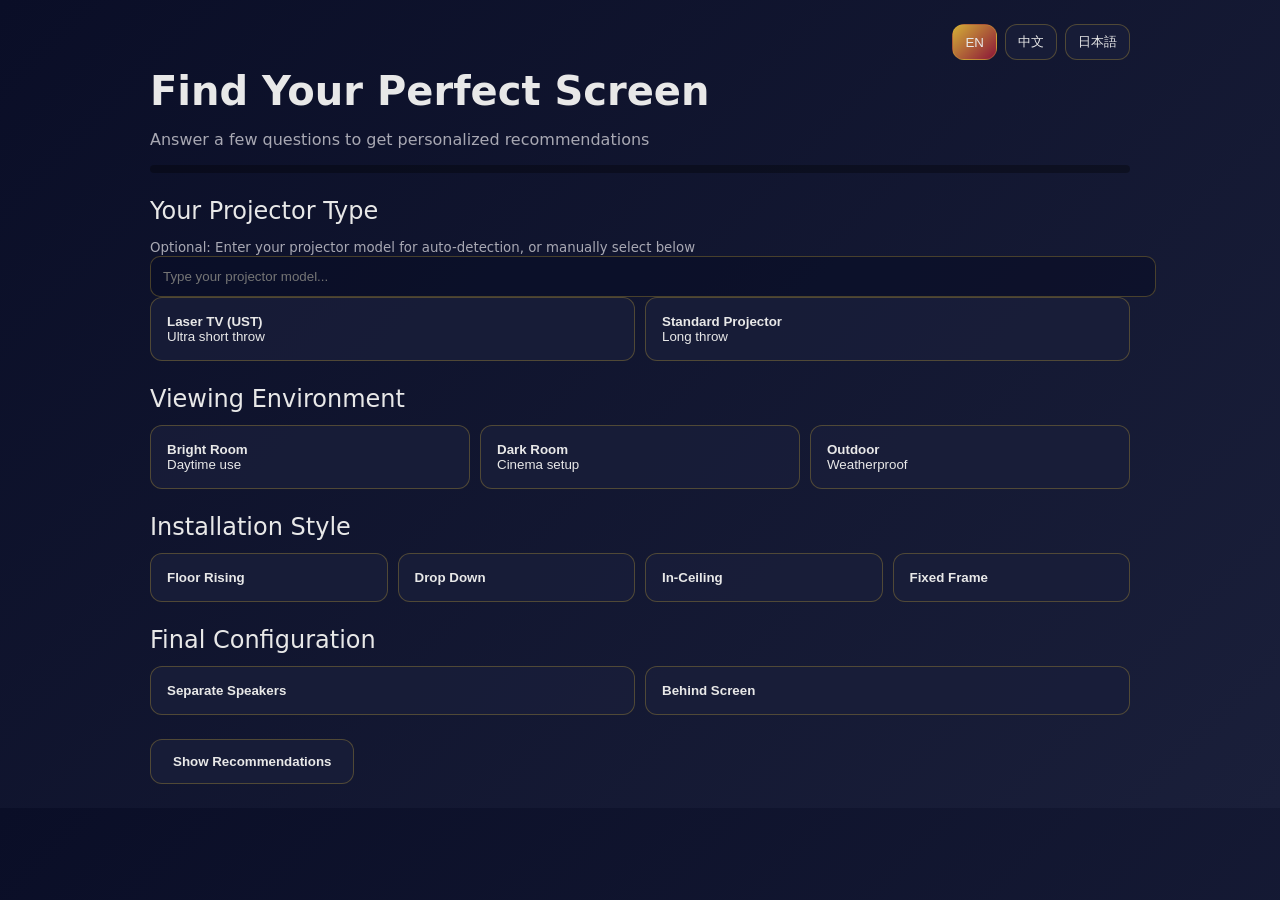
<file: vividstorm-screen-finder.html>
<!DOCTYPE html>
<html lang="zh-CN">
<head>
<meta charset="UTF-8" />
<meta name="viewport" content="width=device-width, initial-scale=1.0" />
<title>Vividstorm Screen Finder - Refactored</title>
<style>
:root{--bg:#0a0e27;--bg2:#1a1f3a;--gold:#d4af37;--muted:#a8a8b3;--text:#e8e8e8}
body{margin:0;font-family:system-ui,Segoe UI,Arial;background:linear-gradient(135deg,var(--bg),var(--bg2));color:var(--text)}
.container{max-width:980px;margin:0 auto;padding:24px}
h1{margin:8px 0 0;font-size:40px}
.subtitle{color:var(--muted)}
.lang-switch{display:flex;gap:8px;justify-content:flex-end}
.lang-btn,.option-card,.show-results-btn{border:1px solid rgba(212,175,55,.3);background:rgba(26,31,58,.8);color:var(--text);border-radius:12px;cursor:pointer}
.lang-btn{padding:8px 12px}
.lang-btn.active{background:linear-gradient(135deg,var(--gold),#8b1538)}
.section{margin:24px 0}
.section-title{font-size:24px;margin-bottom:12px}
.options-grid{display:grid;grid-template-columns:repeat(auto-fit,minmax(200px,1fr));gap:10px}
.option-card{padding:16px;text-align:left}
.option-card.selected{outline:2px solid var(--gold);background:rgba(212,175,55,.18)}
.input-field{width:100%;padding:12px;border-radius:10px;border:1px solid rgba(212,175,55,.3);background:rgba(10,14,39,.65);color:var(--text)}
.progress{height:8px;background:#0005;border-radius:999px;overflow:hidden}.progress-fill{height:100%;width:0;background:linear-gradient(90deg,var(--gold),#ffd700,#8b1538);transition:.3s}
.autocomplete{display:none;border:1px solid rgba(212,175,55,.3);background:#1a1f3a;max-height:220px;overflow:auto;border-radius:12px;margin-top:6px}
.autocomplete.show{display:block}.autocomplete-item{padding:10px;cursor:pointer}.autocomplete-item:hover{background:#fff1}
.show-results-btn{padding:14px 22px;font-weight:700}
.result-section{display:none;margin-top:28px}.result-section.show{display:block}
.result-card{border:1px solid rgba(212,175,55,.3);border-radius:12px;background:rgba(26,31,58,.8);padding:16px;margin:10px 0}
.warning-box{border:1px solid #8b1538;background:#8b153833;border-radius:12px;padding:12px;margin-bottom:12px}
small{color:var(--muted)}
</style>
</head>
<body>
<div class="container" id="app">
  <div class="lang-switch">
    <button class="lang-btn active" data-lang="en">EN</button>
    <button class="lang-btn" data-lang="cn">中文</button>
    <button class="lang-btn" data-lang="jp">日本語</button>
  </div>

  <h1 data-i18n="title">Find Your Perfect Screen</h1>
  <p class="subtitle" data-i18n="subtitle">Answer a few questions to get personalized recommendations</p>
  <div class="progress"><div class="progress-fill" id="progress-fill"></div></div>

  <div class="section">
    <div class="section-title" data-i18n="q1">Your Projector Type</div>
    <small data-i18n="model_hint">Optional: Enter your projector model for auto-detection, or manually select below</small>
    <input id="model-input" class="input-field" data-i18n-placeholder="model_placeholder" placeholder="Type your projector model..." autocomplete="off" />
    <div id="autocomplete" class="autocomplete"></div>
    <div class="options-grid" data-group="projector">
      <button class="option-card" data-category="projector" data-value="ust"><b data-i18n="ust_title">Laser TV (UST)</b><div data-i18n="ust_desc">Ultra short throw</div></button>
      <button class="option-card" data-category="projector" data-value="long"><b data-i18n="long_title">Standard Projector</b><div data-i18n="long_desc">Long throw</div></button>
    </div>
  </div>

  <div class="section">
    <div class="section-title" data-i18n="q2">Viewing Environment</div>
    <div class="options-grid" data-group="environment">
      <button class="option-card" data-category="environment" data-value="light"><b data-i18n="light_title">Bright Room</b><div data-i18n="light_desc">Daytime use</div></button>
      <button class="option-card" data-category="environment" data-value="dark"><b data-i18n="dark_title">Dark Room</b><div data-i18n="dark_desc">Cinema setup</div></button>
      <button class="option-card" data-category="environment" data-value="outdoor"><b data-i18n="outdoor_title">Outdoor</b><div data-i18n="outdoor_desc">Weatherproof</div></button>
    </div>
  </div>

  <div class="section">
    <div class="section-title" data-i18n="q3">Installation Style</div>
    <div class="options-grid" data-group="installation">
      <button class="option-card" data-category="installation" data-value="floor"><b data-i18n="floor_title">Floor Rising</b></button>
      <button class="option-card" data-category="installation" data-value="drop"><b data-i18n="drop_title">Drop Down</b></button>
      <button class="option-card" data-category="installation" data-value="ceiling"><b data-i18n="ceiling_title">In-Ceiling</b></button>
      <button class="option-card" data-category="installation" data-value="frame"><b data-i18n="frame_title">Fixed Frame</b></button>
    </div>
  </div>

  <div class="section">
    <div class="section-title" data-i18n="q4">Final Configuration</div>
    <div class="options-grid" data-group="audio">
      <button class="option-card" data-category="audio" data-value="visible"><b data-i18n="visible_title">Separate Speakers</b></button>
      <button class="option-card" data-category="audio" data-value="hidden"><b data-i18n="hidden_title">Behind Screen</b></button>
    </div>
  </div>

  <button class="show-results-btn" id="show-btn" data-i18n="show_results">Show Recommendations</button>

  <div class="result-section" id="results">
    <h2 data-i18n="results_title">Your Perfect Matches</h2>
    <div id="result-list"></div>
  </div>
</div>

<script>
const state={projector:null,environment:null,installation:null,audio:null};
let currentLang='en';

const PRODUCT_CATALOG={
  'S PRO':{url:'https://vividstormscreen.com/products/vividstorm-s-pro-motorized-tension-floor-rising-ust-alr-projector-screen',desc:{en:'Black Grid ALR with excellent ambient light rejection.',cn:'黑栅抗光技术，出色的环境光抑制。',jp:'ブラックグリッドALRで高い環境光抑制。'}},
  'White Cinema Slimline':{url:'https://vividstormscreen.com/products/vividstorm-white-cinema-slimline-motorized-tension-projector-screen',desc:{en:'Motorized white screen for dark room cinema.',cn:'电动升降白幕，暗室影院首选。',jp:'電動昇降ホワイトスクリーン、暗室向け。'}},
  'ALR Slimline':{url:'https://vividstormscreen.com/products/vividstorm-alr-slimline-motorized-tension-obsidian-long-throw-alr-projector-screen',desc:{en:'Motorized Obsidian long throw ALR for bright rooms.',cn:'电动升降黑钻长焦抗光，明亮房间首选。',jp:'電動昇降オブシディアン長焦点ALR。'}},
  'DuraPlus Outdoor':{url:'https://vividstormscreen.com/products/vividstorm-duraplus-weatherproof-motorized-outdoor-projector-screen',desc:{en:'Weatherproof outdoor screen.',cn:'全天候防水户外幕布。',jp:'全天候防水アウトドアスクリーン。'}}
};

// 规则数据化
const RECOMMENDATION_RULES=[
  {
    when:s=>s.environment==='outdoor',
    products:[{id:'DuraPlus Outdoor',badge:'best'}]
  },
  {
    when:s=>s.projector==='ust'&&s.environment==='light'&&s.installation==='floor',
    products:[{id:'S PRO',badge:'best'}]
  },
  {
    when:s=>s.projector==='long'&&s.environment==='light'&&s.installation==='drop',
    products:[{id:'ALR Slimline',badge:'best'}]
  },
  {
    when:s=>s.environment==='dark'&&s.installation==='drop',
    products:[{id:'White Cinema Slimline',badge:'best'}]
  }
];

const translations={
  en:{title:'Find Your Perfect Screen',subtitle:'Answer a few questions to get personalized recommendations',q1:'Your Projector Type',q2:'Viewing Environment',q3:'Installation Style',q4:'Final Configuration',model_hint:'Optional: Enter your projector model for auto-detection, or manually select below',model_placeholder:'Type your projector model...',ust_title:'Laser TV (UST)',ust_desc:'Ultra short throw',long_title:'Standard Projector',long_desc:'Long throw',light_title:'Bright Room',light_desc:'Daytime use',dark_title:'Dark Room',dark_desc:'Cinema setup',outdoor_title:'Outdoor',outdoor_desc:'Weatherproof',floor_title:'Floor Rising',drop_title:'Drop Down',ceiling_title:'In-Ceiling',frame_title:'Fixed Frame',visible_title:'Separate Speakers',hidden_title:'Behind Screen',show_results:'Show Recommendations',results_title:'Your Perfect Matches',best:'Best Choice',complete_all:'Please answer all questions before viewing recommendations.',outdoor_warning:'⚠️ Important Notice',outdoor_warning_desc:'UST projectors are not suitable for outdoor use.',no_results:'No recommendations found for this configuration.'},
  cn:{title:'找到您的完美幕布',subtitle:'回答几个问题，获得个性化推荐',q1:'您的投影机类型',q2:'观看环境',q3:'安装方式',q4:'最终配置',model_hint:'可选：输入您的投影机型号进行自动检测，或在下方手动选择',model_placeholder:'输入您的投影机型号...',ust_title:'激光电视 (UST)',ust_desc:'超短焦',long_title:'标准投影机',long_desc:'长焦',light_title:'明亮房间',light_desc:'日间使用',dark_title:'暗室',dark_desc:'影院设置',outdoor_title:'户外',outdoor_desc:'防水',floor_title:'地面升起',drop_title:'下拉式',ceiling_title:'嵌入式',frame_title:'固定框架',visible_title:'独立音箱',hidden_title:'幕后音箱',show_results:'查看推荐',results_title:'您的完美匹配',best:'最佳选择',complete_all:'请在查看推荐前回答所有问题。',outdoor_warning:'⚠️ 重要提示',outdoor_warning_desc:'UST 投影机不适合户外使用。',no_results:'当前配置没有匹配的推荐。'},
  jp:{title:'最適なスクリーンを見つける',subtitle:'いくつかの質問に答えて推奨を取得',q1:'プロジェクタータイプ',q2:'視聴環境',q3:'設置スタイル',q4:'最終設定',model_hint:'オプション：プロジェクターモデルを入力して自動判定',model_placeholder:'プロジェクターモデルを入力...',ust_title:'レーザーTV（UST）',ust_desc:'超短焦点',long_title:'標準プロジェクター',long_desc:'長焦点',light_title:'明るい部屋',light_desc:'日中使用',dark_title:'暗室',dark_desc:'シネマ設定',outdoor_title:'屋外',outdoor_desc:'防水',floor_title:'フロアライジング',drop_title:'ドロップダウン',ceiling_title:'天井埋込',frame_title:'固定フレーム',visible_title:'別スピーカー',hidden_title:'スクリーンの後ろ',show_results:'推奨を表示',results_title:'あなたにぴったりのスクリーン',best:'ベストチョイス',complete_all:'推奨を表示する前に、すべての質問に回答してください。',outdoor_warning:'⚠️ 重要',outdoor_warning_desc:'USTプロジェクターは屋外に不向きです。',no_results:'この構成に一致する推奨はありません。'}
};

const PROJECTORS=[
 {fullName:'Epson LS800',type:'ust',keywords:['epson','ls800']},
 {fullName:'Epson LS12000',type:'long',keywords:['epson','ls12000']},
 {fullName:'BenQ V7050i',type:'ust',keywords:['benq','v7050i']},
 {fullName:'Sony VPL-XW5000ES',type:'long',keywords:['sony','xw5000']}
];

function required(){return ['projector','environment','installation','audio'];}
function updateProgress(){const done=required().filter(k=>state[k]).length;document.getElementById('progress-fill').style.width=`${done/required().length*100}%`;}
function applyI18n(){
  document.querySelectorAll('[data-i18n]').forEach(el=>{const k=el.dataset.i18n; if(translations[currentLang][k]) el.textContent=translations[currentLang][k];});
  document.querySelectorAll('[data-i18n-placeholder]').forEach(el=>{const k=el.dataset.i18nPlaceholder; if(translations[currentLang][k]) el.placeholder=translations[currentLang][k];});
}
function recommend(){const rule=RECOMMENDATION_RULES.find(r=>r.when(state));return rule?rule.products:[];}
function renderResults(){
  const list=document.getElementById('result-list'); list.innerHTML='';
  if(state.environment==='outdoor' && state.projector==='ust'){
    list.insertAdjacentHTML('beforeend',`<div class="warning-box"><b>${translations[currentLang].outdoor_warning}</b><div>${translations[currentLang].outdoor_warning_desc}</div></div>`)
  }
  const recs=recommend();
  if(!recs.length){list.insertAdjacentHTML('beforeend',`<div class="warning-box">${translations[currentLang].no_results}</div>`);} else {
    recs.forEach(r=>{const p=PRODUCT_CATALOG[r.id];if(!p) return;list.insertAdjacentHTML('beforeend',`<div class="result-card"><b>${r.id}</b> · ${translations[currentLang][r.badge]||r.badge}<div>${p.desc[currentLang]}</div><a href="${p.url}" target="_blank">${p.url}</a></div>`);});
  }
  document.getElementById('results').classList.add('show');
}

// 事件委托
const app=document.getElementById('app');
app.addEventListener('click',(e)=>{
  const langBtn=e.target.closest('[data-lang]');
  if(langBtn){currentLang=langBtn.dataset.lang;document.querySelectorAll('.lang-btn').forEach(b=>b.classList.toggle('active',b===langBtn));applyI18n();return;}

  const opt=e.target.closest('.option-card[data-category]');
  if(opt){
    const {category,value}=opt.dataset;state[category]=value;
    document.querySelectorAll(`.option-card[data-category="${category}"]`).forEach(c=>c.classList.remove('selected'));
    opt.classList.add('selected');
    updateProgress();
    return;
  }

  if(e.target.id==='show-btn'){
    const ok=required().every(k=>state[k]);
    if(!ok){alert(translations[currentLang].complete_all);return;}
    renderResults();
  }
});

const input=document.getElementById('model-input');
input.addEventListener('input',()=>{
  const q=input.value.toLowerCase().trim(); const menu=document.getElementById('autocomplete');
  if(q.length<2){menu.classList.remove('show');return;}
  const rows=PROJECTORS.filter(p=>p.keywords.some(k=>k.includes(q))).slice(0,6);
  menu.innerHTML=rows.map(r=>`<div class="autocomplete-item" data-projector="${r.fullName}">${r.fullName}</div>`).join('');
  menu.classList.toggle('show',rows.length>0);
});

app.addEventListener('click',(e)=>{
  const item=e.target.closest('.autocomplete-item'); if(!item) return;
  const p=PROJECTORS.find(x=>x.fullName===item.dataset.projector); if(!p) return;
  input.value=p.fullName; document.getElementById('autocomplete').classList.remove('show');
  state.projector=p.type;
  document.querySelectorAll('.option-card[data-category="projector"]').forEach(c=>c.classList.toggle('selected',c.dataset.value===p.type));
  updateProgress();
});

document.addEventListener('click',(e)=>{if(!e.target.closest('#model-input')&&!e.target.closest('#autocomplete'))document.getElementById('autocomplete').classList.remove('show');});
applyI18n(); updateProgress();
</script>
</body>
</html>
</file>
